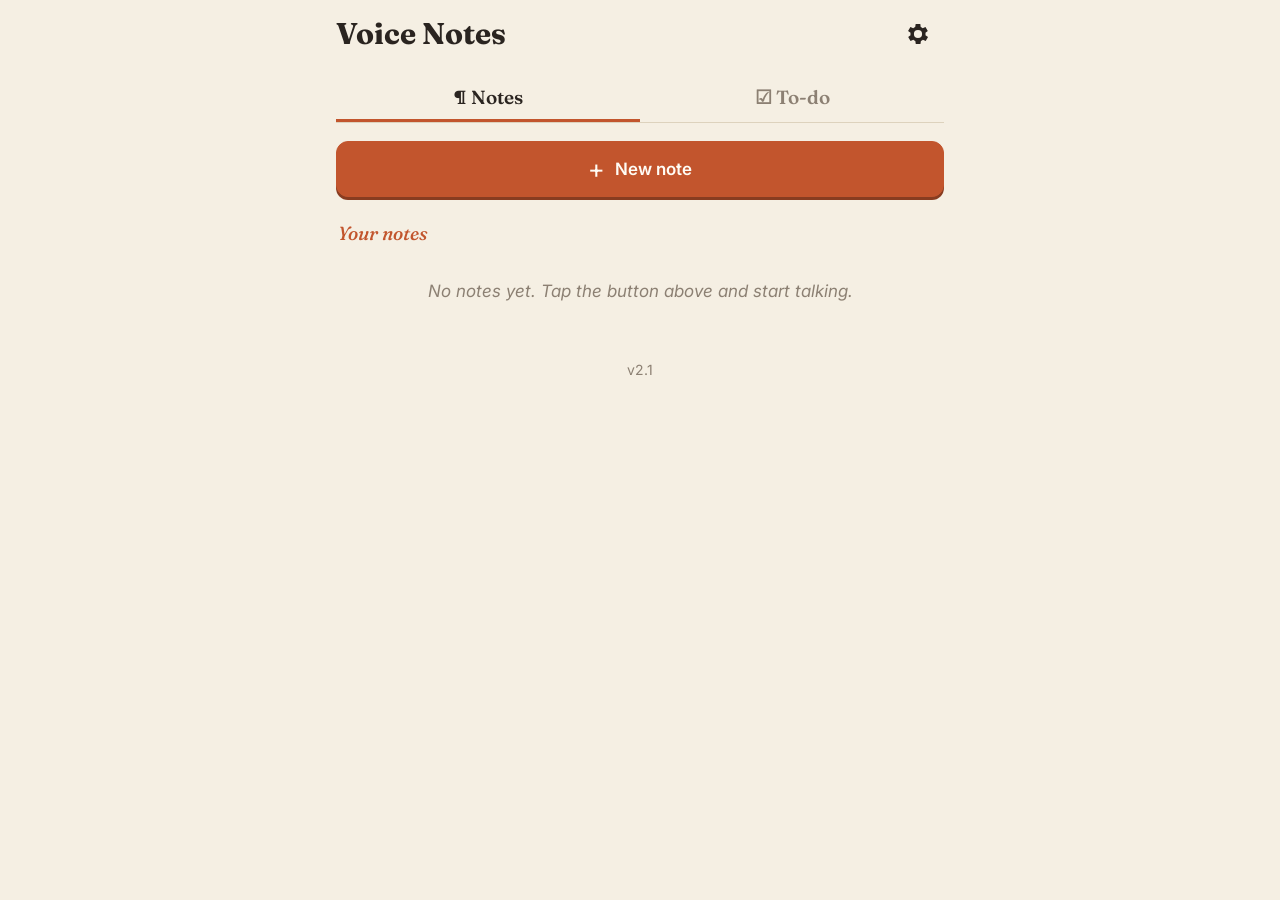
<file: index.html>
<!doctype html>
<html lang="en">
<head>
  <meta charset="utf-8">
  <meta name="viewport" content="width=device-width, initial-scale=1, viewport-fit=cover">
  <title>Voice Notes</title>
  <meta name="description" content="Quick voice notes and to-do lists.">
  <meta name="theme-color" content="#f5efe3">
  <link rel="manifest" href="manifest.webmanifest">
  <link rel="icon" href="icons/icon-192.png" type="image/png">
  <link rel="apple-touch-icon" href="icons/icon-192.png">
  <link rel="preconnect" href="https://fonts.googleapis.com">
  <link rel="preconnect" href="https://fonts.gstatic.com" crossorigin>
  <link rel="stylesheet" href="https://fonts.googleapis.com/css2?family=Fraunces:ital,opsz,wght@0,9..144,500;0,9..144,600;0,9..144,700;1,9..144,500&family=Inter:wght@400;600;800&display=swap">
  <link rel="stylesheet" href="style.css">
</head>
<body>
  <!-- Home: Notes / To-do tabs, each with a New button and a list -->
  <main id="home" class="view">
    <header class="topbar">
      <h1>Voice Notes</h1>
      <button id="open-settings" class="icon-btn" aria-label="Settings">
        <svg viewBox="0 0 24 24" aria-hidden="true"><path d="M19.4 13a7.6 7.6 0 0 0 0-2l2-1.6-2-3.4-2.4 1a7.4 7.4 0 0 0-1.7-1L15 3.5h-4l-.4 2.5a7.4 7.4 0 0 0-1.7 1l-2.4-1-2 3.4L6.6 11a7.6 7.6 0 0 0 0 2l-2 1.6 2 3.4 2.4-1a7.4 7.4 0 0 0 1.7 1l.4 2.5h4l.4-2.5a7.4 7.4 0 0 0 1.7-1l2.4 1 2-3.4zM13 15.5a3.5 3.5 0 1 1 0-7 3.5 3.5 0 0 1 0 7z" transform="translate(-1 0)"/></svg>
      </button>
    </header>

    <div class="segmented tabs" role="tablist" aria-label="Show">
      <button id="tab-note" class="seg" role="tab" aria-pressed="true">¶ Notes</button>
      <button id="tab-list" class="seg" role="tab" aria-pressed="false">☑ To-do</button>
    </div>

    <button id="new" class="btn primary wide new-btn"><span class="plus" aria-hidden="true">+</span><span id="new-label">New note</span></button>
    <p id="status" class="status" role="status" aria-live="polite"></p>

    <section>
      <h2 id="list-title" class="list-title">Your notes</h2>
      <ul id="list" class="list"></ul>
      <p id="empty" class="empty"></p>
    </section>

    <footer class="version">v<span class="app-version"></span></footer>
  </main>

  <!-- Recording a new note / to-do list, or adding to one -->
  <section id="rec" class="view" hidden>
    <header class="topbar">
      <button id="rec-back" class="icon-btn" aria-label="Stop and save">
        <svg viewBox="0 0 24 24" aria-hidden="true"><path d="M15.4 4.6 14 3.2 5.2 12l8.8 8.8 1.4-1.4L8 12z"/></svg>
      </button>
      <h1 id="rec-title" class="detail-date">New note</h1>
      <span class="icon-btn-spacer"></span>
    </header>

    <div id="rec-live" class="live-card"></div>

    <div class="rec-controls">
      <div class="recorder compact">
        <button id="record" class="record-btn" aria-label="Stop recording">
          <span class="record-icon" aria-hidden="true"></span>
        </button>
        <p id="record-label" class="record-label">0:00</p>
      </div>
      <button id="newline" class="btn primary newline-btn" hidden><span class="key" aria-hidden="true">↵</span>New line</button>
      <p id="rec-hint" class="rec-hint"></p>
    </div>
  </section>

  <!-- One note or to-do list: view, edit, copy, share, delete -->
  <section id="detail" class="view" hidden>
    <header class="topbar">
      <button id="back" class="icon-btn" aria-label="Back">
        <svg viewBox="0 0 24 24" aria-hidden="true"><path d="M15.4 4.6 14 3.2 5.2 12l8.8 8.8 1.4-1.4L8 12z"/></svg>
      </button>
      <h1 id="detail-date" class="detail-date"></h1>
      <span class="icon-btn-spacer"></span>
    </header>
    <input id="detail-title" class="title-input" type="text" placeholder="Add a title (optional)" maxlength="80"
      autocomplete="off" enterkeyhint="done" aria-label="Title">
    <p id="words-hint" class="hint"></p>
    <!-- Reading view: every word can be tapped to fix it -->
    <div id="detail-words" class="detail-text detail-words" aria-label="Text"></div>
    <!-- Full editing view, for bigger changes -->
    <textarea id="detail-text" class="detail-text" aria-label="Text" hidden></textarea>
    <div class="row-between">
      <p id="save-state" class="save-state"></p>
      <button id="edit-all" class="link-btn">✎ Edit all text</button>
    </div>
    <button id="continue" class="btn wide record-more"><span class="dot" aria-hidden="true"></span>Continue recording</button>
    <div class="actions">
      <button id="copy" class="btn primary">Copy</button>
      <button id="share" class="btn primary">Share</button>
    </div>
    <button id="delete" class="btn danger wide">Delete</button>
  </section>

  <!-- Settings -->
  <section id="settings" class="view" hidden>
    <header class="topbar">
      <button id="settings-back" class="icon-btn" aria-label="Back">
        <svg viewBox="0 0 24 24" aria-hidden="true"><path d="M15.4 4.6 14 3.2 5.2 12l8.8 8.8 1.4-1.4L8 12z"/></svg>
      </button>
      <h1>Settings</h1>
      <span class="icon-btn-spacer"></span>
    </header>

    <div class="card">
      <h2>Accent colour</h2>
      <div id="accents" class="accents" role="radiogroup" aria-label="Accent colour"></div>
      <p id="accent-name" class="accent-name"></p>
    </div>

    <div class="card">
      <h2>Backup &amp; restore</h2>
      <p>Backup creates one file with all your notes and lists. In the share menu, choose <strong>Drive</strong> to save it to Google Drive.</p>
      <button id="backup" class="btn primary wide">Back up</button>
      <p>To restore on a new phone, tap below and pick the backup file from Drive. Existing notes are kept.</p>
      <button id="restore" class="btn wide">Restore from backup</button>
      <input id="restore-file" type="file" accept=".txt,.json,text/plain,application/json" hidden>
    </div>

    <div class="card">
      <h2>Word fixes</h2>
      <p>Words the app corrects for you automatically when you record.</p>
      <ul id="fixes" class="fixes"></ul>
      <p id="fixes-empty" class="fixes-empty">None yet. When you tap a word to correct it, leave “Always fix” ticked and it’s fixed for you next time.</p>
      <p class="fixes-empty">If Google splits a name into two words, tap the first one and use “+ word after” to fix both together.</p>
      <button id="fixes-clear" class="btn danger wide" hidden>Remove all word fixes</button>
    </div>

    <p class="version">Voice Notes v<span class="app-version"></span></p>
  </section>

  <!-- Correct-a-word box (opens when you tap a word) -->
  <div id="fix-sheet" class="sheet-backdrop" hidden>
    <div class="sheet" role="dialog" aria-modal="true" aria-labelledby="fix-title">
      <h2 id="fix-title">Correct word</h2>
      <p class="sheet-was">Heard as: <strong id="fix-was"></strong></p>
      <!-- Google sometimes splits one word (often a name) into two: include the neighbours -->
      <div class="grow-row">
        <button id="fix-prev" class="chip">+ word before</button>
        <button id="fix-next" class="chip">+ word after</button>
      </div>
      <input id="fix-input" type="text" autocomplete="off" autocapitalize="off" spellcheck="true" enterkeyhint="done" aria-label="Correct word">
      <div id="fix-suggest" class="suggest" hidden></div>
      <label id="fix-always-row" class="always">
        <input id="fix-always" type="checkbox" checked>
        <span>Always fix “<span id="fix-always-word"></span>” from now on</span>
      </label>
      <div class="actions">
        <button id="fix-delete" class="btn danger">Delete word</button>
        <button id="fix-save" class="btn primary">Save</button>
      </div>
      <button id="fix-cancel" class="btn wide">Cancel</button>
    </div>
  </div>

  <div id="toast" class="toast" role="status" aria-live="polite" hidden></div>

  <script src="version.js"></script>
  <script src="db.js"></script>
  <script src="app.js"></script>
</body>
</html>
</file>
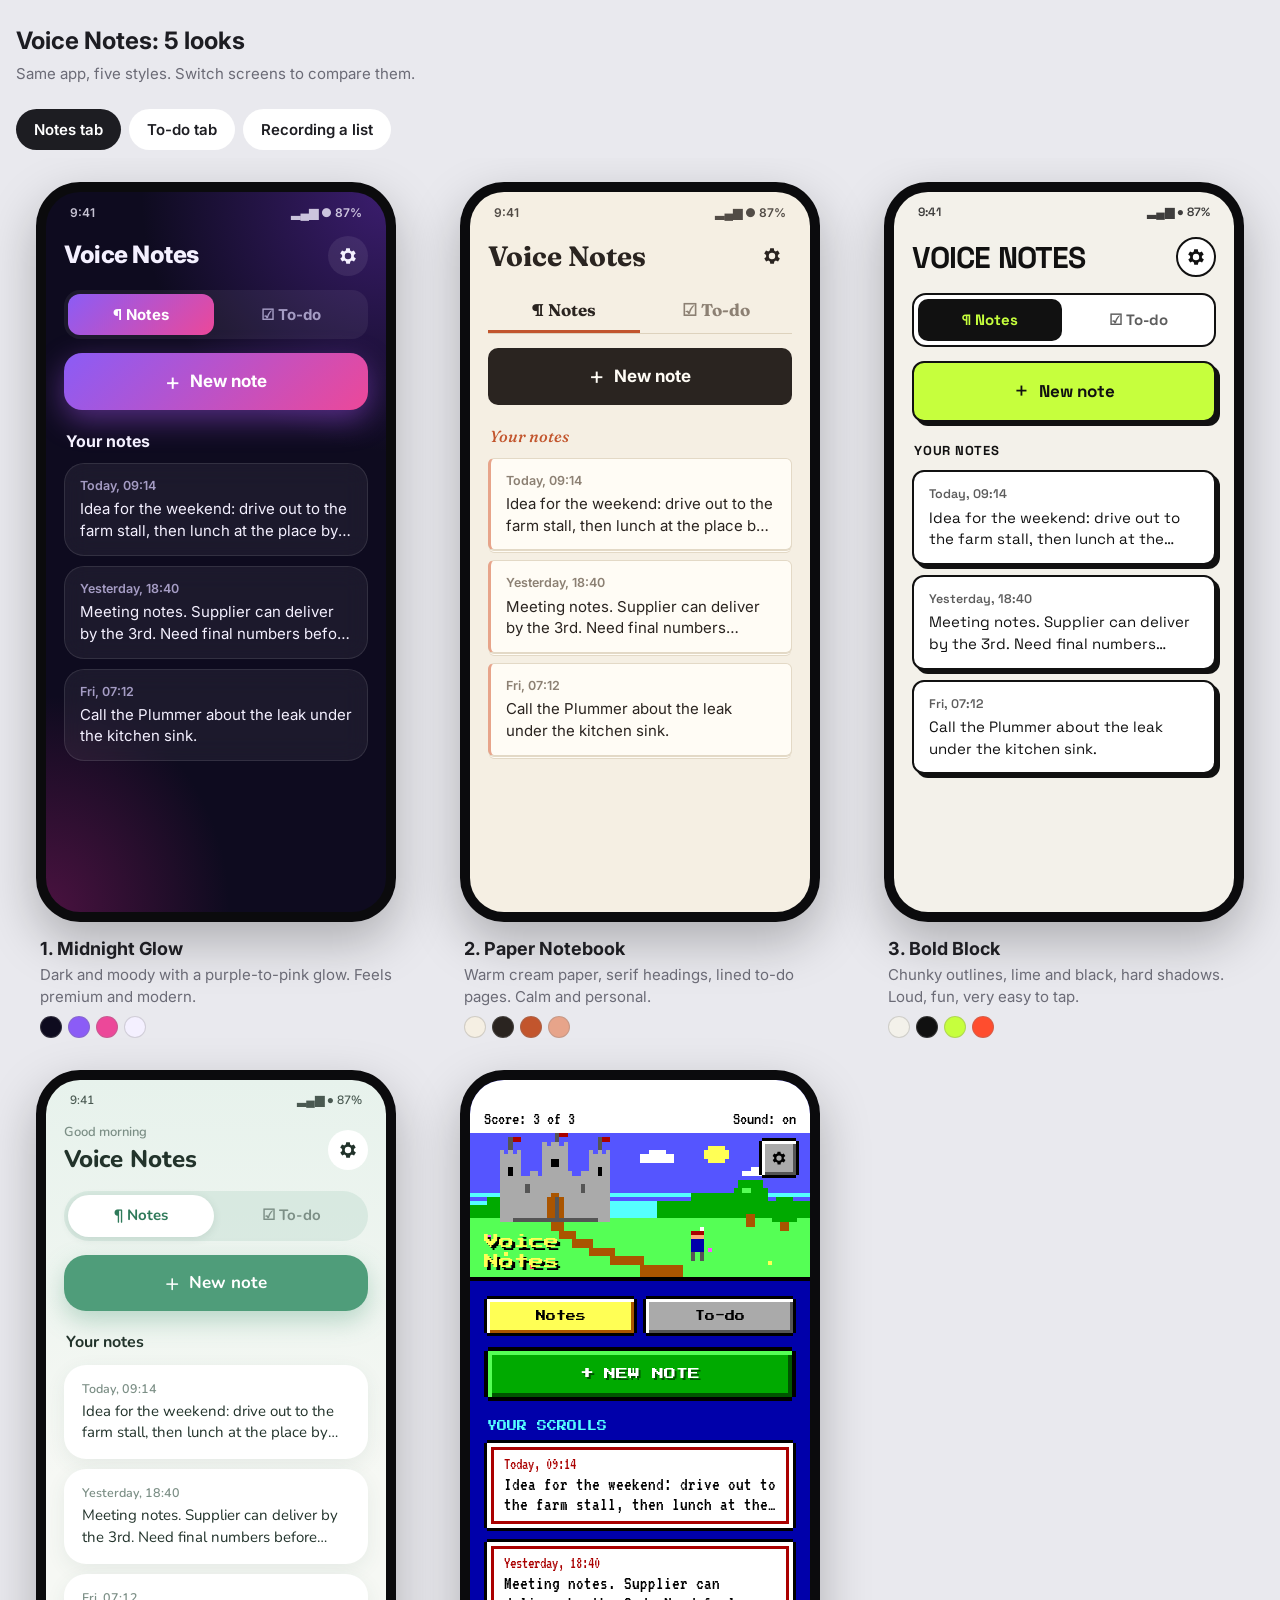
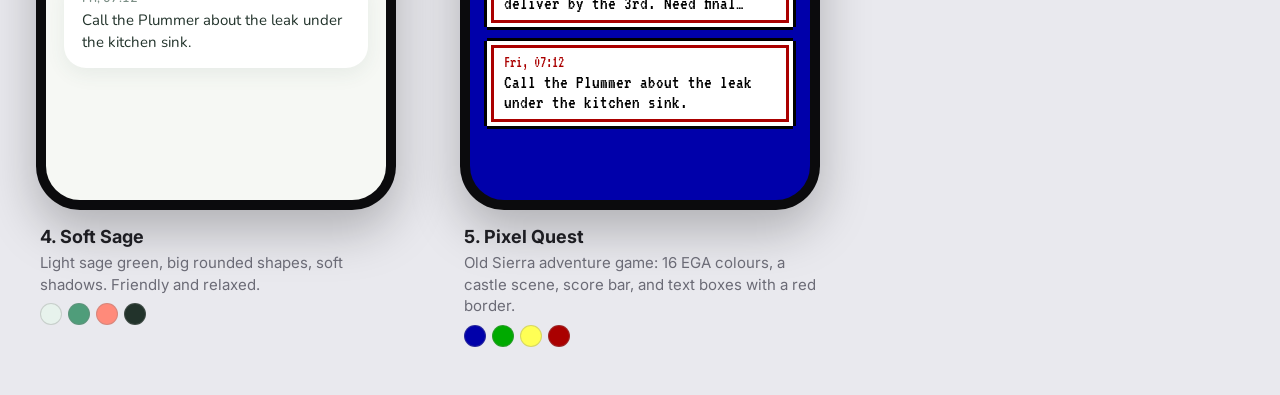
<file: mock/looks.html>
<!doctype html>
<html lang="en">
<head>
  <meta charset="utf-8">
  <meta name="viewport" content="width=device-width, initial-scale=1">
  <title>Look and Feel Options</title>
  <link rel="preconnect" href="https://fonts.googleapis.com">
  <link rel="preconnect" href="https://fonts.gstatic.com" crossorigin>
  <link href="https://fonts.googleapis.com/css2?family=Inter:wght@400;500;600;700;800&family=Fraunces:opsz,wght@9..144,500;9..144,700&family=Space+Grotesk:wght@400;500;700&family=Nunito:wght@400;600;700;800&family=Press+Start+2P&family=VT323&display=swap" rel="stylesheet">
  <style>
    /* ---------- The page around the phones ---------- */
    :root { --page: #e9e9ee; --page-text: #1d1d22; --page-muted: #6b6b76; --chip: #fff; --chip-on: #1d1d22; --chip-on-text: #fff; }
    @media (prefers-color-scheme: dark) {
      :root:not([data-theme="light"]) { --page: #141418; --page-text: #ececf1; --page-muted: #9a9aa6; --chip: #23232a; --chip-on: #ececf1; --chip-on-text: #141418; }
    }
    :root[data-theme="dark"] { --page: #141418; --page-text: #ececf1; --page-muted: #9a9aa6; --chip: #23232a; --chip-on: #ececf1; --chip-on-text: #141418; }
    * { box-sizing: border-box; }
    body { margin: 0; background: var(--page); color: var(--page-text); font: 15px/1.45 Inter, system-ui, sans-serif; }
    .page { max-width: 1640px; margin: 0 auto; padding: 24px 16px 48px; }
    .page h1 { font-size: 24px; margin: 0 0 4px; }
    .page > p { color: var(--page-muted); margin: 0 0 16px; }
    .switch { display: flex; flex-wrap: wrap; gap: 8px; margin-bottom: 24px; position: sticky; top: 0; padding: 8px 0; background: var(--page); z-index: 5; }
    .switch button {
      border: 0; border-radius: 999px; padding: 10px 18px; font: inherit; font-weight: 600;
      background: var(--chip); color: var(--page-text); cursor: pointer;
    }
    .switch button[aria-pressed="true"] { background: var(--chip-on); color: var(--chip-on-text); }
    .grid { display: grid; grid-template-columns: repeat(auto-fit, minmax(330px, 1fr)); gap: 32px 24px; justify-items: center; }
    .option { width: 100%; max-width: 360px; }
    .option h2 { font-size: 18px; margin: 14px 4px 2px; }
    .option p { color: var(--page-muted); margin: 0 4px 8px; }
    .swatches { display: flex; gap: 6px; margin: 0 4px; }
    .swatches span { width: 22px; height: 22px; border-radius: 50%; border: 1px solid rgb(127 127 127 / 0.3); }

    /* ---------- Phone frame ---------- */
    .phone {
      width: 100%; aspect-ratio: 360 / 740; border-radius: 44px; padding: 10px;
      background: #0b0b0d; box-shadow: 0 20px 50px rgb(0 0 0 / 0.25);
    }
    .screen {
      position: relative; height: 100%; border-radius: 34px; overflow: hidden;
      background: var(--bg); color: var(--text); font-family: var(--font);
      padding: 0 18px; display: flex; flex-direction: column;
    }
    .statusbar { display: flex; justify-content: space-between; font-size: 12px; font-weight: 600; padding: 12px 6px 4px; opacity: 0.8; }

    /* ---------- App pieces, styled per theme with variables ---------- */
    .top { display: flex; align-items: center; justify-content: space-between; padding: 10px 0 14px; }
    .top h1 { margin: 0; font-family: var(--head-font); font-size: var(--title-size, 24px); font-weight: var(--title-weight, 700); letter-spacing: var(--title-spacing, 0); }
    .top .sub { display: block; font-size: 13px; color: var(--muted); font-weight: 600; font-family: var(--font); }
    .gear { width: 40px; height: 40px; border-radius: 50%; display: grid; place-items: center; color: var(--text); background: var(--gear-bg, transparent); border: var(--gear-border, 0); }
    .gear svg { width: 22px; height: 22px; fill: currentColor; }
    .back { font-size: 22px; }
    .top.center h1 { font-size: 17px; text-align: center; flex: 1; }
    .top.center .spacer { width: 40px; }

    .tabs { display: grid; grid-template-columns: 1fr 1fr; gap: 4px; padding: 4px; margin-bottom: 14px;
      background: var(--tab-track); border-radius: var(--tab-radius); border: var(--tab-border, 0); }
    .tab { padding: 10px 0; text-align: center; font-weight: 700; border-radius: calc(var(--tab-radius) - 4px); color: var(--muted); }
    .tab.on { background: var(--tab-on); color: var(--tab-on-text); box-shadow: var(--tab-shadow, none); }

    .new { display: flex; align-items: center; justify-content: center; gap: 10px; padding: 16px; font-weight: 700; font-size: 17px;
      border-radius: var(--btn-radius); background: var(--new-bg); color: var(--new-text); border: var(--new-border, 0); box-shadow: var(--new-shadow, none); }
    .new .plus { font-size: 24px; line-height: 1; font-weight: 400; }

    .sec { font-family: var(--head-font); font-size: 16px; margin: 20px 2px 10px; font-weight: 700; color: var(--sec-color, var(--text)); }

    .card { background: var(--surface); border: var(--card-border); border-radius: var(--radius); padding: 13px 15px; margin-bottom: 10px; box-shadow: var(--card-shadow, none); }
    .date { font-size: 12.5px; color: var(--muted); margin-bottom: 3px; font-weight: 600; }
    .txt { display: -webkit-box; -webkit-line-clamp: 2; -webkit-box-orient: vertical; overflow: hidden; font-size: 15px; }
    .pv { display: block; font-size: 15px; white-space: nowrap; overflow: hidden; text-overflow: ellipsis; }
    .pv::before { content: ''; display: inline-block; width: 13px; height: 13px; border: 2px solid var(--muted); border-radius: var(--box-radius); margin-right: 8px; vertical-align: -1px; }
    .meta { font-size: 12.5px; color: var(--muted); margin-top: 5px; font-weight: 600; }

    /* Recording screen */
    .live { flex: 1; background: var(--surface); border: var(--card-border); border-radius: var(--radius); padding: 4px 14px; box-shadow: var(--card-shadow, none); min-height: 0; }
    .todo { display: flex; align-items: center; gap: 12px; padding: 12px 0; border-bottom: 1px solid var(--line); font-size: 16px; }
    .todo:last-child { border-bottom-color: transparent; }
    .box { flex: none; width: 22px; height: 22px; border: 2px solid var(--muted); border-radius: var(--box-radius); }
    .todo.current { border-bottom: 2px solid var(--accent); }
    .todo.current .t::after { content: ''; display: inline-block; width: 2px; height: 1.05em; margin-left: 2px; background: var(--accent); vertical-align: text-bottom; animation: blink 1s steps(1) infinite; }
    @keyframes blink { 50% { opacity: 0; } }
    .controls { text-align: center; padding: 14px 0 20px; }
    .rec { width: 84px; height: 84px; margin: 0 auto; display: grid; place-items: center;
      border-radius: var(--rec-radius, 50%); background: var(--rec-bg); border: var(--rec-border, 0); box-shadow: var(--rec-shadow); }
    .rec i { width: 28px; height: 28px; border-radius: 7px; background: var(--rec-icon, #fff); }
    .timer { font-weight: 700; margin: 8px 0 12px; font-variant-numeric: tabular-nums; font-size: 17px; }
    .nl { display: flex; align-items: center; justify-content: center; gap: 10px; padding: 18px; font-size: 18px; font-weight: 700;
      border-radius: var(--btn-radius); background: var(--nl-bg, var(--new-bg)); color: var(--nl-text, var(--new-text)); border: var(--new-border, 0); box-shadow: var(--new-shadow, none); }
    .hint { font-size: 12.5px; color: var(--muted); margin-top: 10px; }

    /* ---------- 1. Midnight Glow ---------- */
    .t-glow {
      --bg: radial-gradient(120% 60% at 100% 0%, #3b1d6e 0%, transparent 60%), radial-gradient(90% 50% at 0% 100%, #4a1240 0%, transparent 60%), #0e0b1f;
      --surface: rgb(255 255 255 / 0.06); --text: #f4f0ff; --muted: #a59cc4; --line: rgb(255 255 255 / 0.08);
      --accent: #c084fc; --font: Inter, sans-serif; --head-font: Inter, sans-serif; --title-weight: 800; --title-spacing: -0.02em;
      --radius: 20px; --card-border: 1px solid rgb(255 255 255 / 0.1); --btn-radius: 18px; --box-radius: 7px;
      --tab-track: rgb(255 255 255 / 0.06); --tab-radius: 16px; --tab-on: linear-gradient(135deg, #8b5cf6, #ec4899); --tab-on-text: #fff;
      --new-bg: linear-gradient(135deg, #8b5cf6, #ec4899); --new-text: #fff; --new-shadow: 0 10px 30px rgb(168 85 247 / 0.45);
      --nl-bg: rgb(255 255 255 / 0.1); --nl-text: #fff;
      --rec-bg: linear-gradient(135deg, #f43f5e, #ec4899); --rec-shadow: 0 0 0 10px rgb(236 72 153 / 0.18), 0 0 40px rgb(236 72 153 / 0.55);
      --gear-bg: rgb(255 255 255 / 0.08);
    }
    .t-glow .card, .t-glow .live { backdrop-filter: blur(12px); }

    /* ---------- 2. Paper Notebook ---------- */
    .t-paper {
      --bg: #f5efe3; --surface: #fffcf5; --text: #2a2420; --muted: #8c8073; --line: #e8dfcd;
      --accent: #c2552d; --font: Inter, sans-serif; --head-font: Fraunces, Georgia, serif; --title-size: 28px; --title-weight: 700;
      --radius: 6px; --card-border: 1px solid #e3d9c6; --card-shadow: 0 1px 0 #e3d9c6, 0 3px 0 -1px #fffcf5, 0 4px 0 -1px #e3d9c6;
      --btn-radius: 10px; --box-radius: 3px;
      --tab-track: transparent; --tab-radius: 0px; --tab-on: transparent; --tab-on-text: #2a2420;
      --new-bg: #2a2420; --new-text: #fffcf5;
      --nl-bg: #c2552d; --nl-text: #fffcf5;
      --rec-bg: #c2552d; --rec-border: 4px solid #fffcf5; --rec-shadow: 0 0 0 2px #2a2420; --rec-icon: #fffcf5;
      --sec-color: #c2552d;
    }
    .t-paper .tabs { border-bottom: 1px solid #ddd2bd; padding: 0; gap: 0; }
    .t-paper .tab { border-radius: 0; font-family: Fraunces, Georgia, serif; font-size: 17px; padding: 8px 0 10px; }
    .t-paper .tab.on { box-shadow: inset 0 -3px 0 #c2552d; }
    .t-paper .card { border-left: 3px solid #e7a48a; }
    .t-paper .live { background: repeating-linear-gradient(#fffcf5 0 47px, #e8dfcd 47px 48px); border-left: 3px solid #e7a48a; }
    .t-paper .todo { border-bottom-color: transparent; height: 48px; padding: 0; }
    .t-paper .sec { font-style: italic; font-weight: 500; }

    /* ---------- 3. Bold Block ---------- */
    .t-bold {
      --bg: #f3f1ea; --surface: #fff; --text: #111; --muted: #5d5d5d; --line: #111;
      --accent: #111; --font: "Space Grotesk", sans-serif; --head-font: "Space Grotesk", sans-serif; --title-size: 30px; --title-weight: 700; --title-spacing: -0.03em;
      --radius: 12px; --card-border: 2.5px solid #111; --card-shadow: 4px 4px 0 #111; --btn-radius: 12px; --box-radius: 4px;
      --tab-track: #fff; --tab-radius: 14px; --tab-border: 2.5px solid #111; --tab-on: #111; --tab-on-text: #c6ff3d;
      --new-bg: #c6ff3d; --new-text: #111; --new-border: 2.5px solid #111; --new-shadow: 4px 4px 0 #111;
      --rec-bg: #ff4d2e; --rec-radius: 22px; --rec-border: 2.5px solid #111; --rec-shadow: 4px 4px 0 #111;
      --gear-border: 2.5px solid #111; --gear-bg: #fff;
    }
    .t-bold .top h1 { text-transform: uppercase; }
    .t-bold .sec { text-transform: uppercase; letter-spacing: 0.06em; font-size: 13px; }
    .t-bold .box { border-color: #111; border-width: 2.5px; }
    .t-bold .pv::before { border-color: #111; }
    .t-bold .todo { border-bottom-width: 1.5px; }
    .t-bold .todo.current { background: #c6ff3d; margin: 0 -14px; padding: 12px 14px; border-bottom: 1.5px solid #111; }

    /* ---------- 4. Soft Sage ---------- */
    .t-soft {
      --bg: linear-gradient(180deg, #e7f2ec 0%, #f6f8f4 55%); --surface: #fff; --text: #22332b; --muted: #7c8f86; --line: #edf2ef;
      --accent: #4f9d7a; --font: Nunito, sans-serif; --head-font: Nunito, sans-serif; --title-weight: 800;
      --radius: 22px; --card-border: 0; --card-shadow: 0 6px 20px rgb(52 92 74 / 0.08); --btn-radius: 22px; --box-radius: 50%;
      --tab-track: rgb(79 157 122 / 0.12); --tab-radius: 999px; --tab-on: #fff; --tab-on-text: #2f7a5a; --tab-shadow: 0 2px 8px rgb(52 92 74 / 0.12);
      --new-bg: #4f9d7a; --new-text: #fff; --new-shadow: 0 10px 24px rgb(79 157 122 / 0.35);
      --rec-bg: #ff8a7a; --rec-shadow: 0 0 0 12px rgb(255 138 122 / 0.18);
      --gear-bg: #fff;
    }
    .t-soft .card { padding: 15px 18px; }
    .t-soft .box { border-color: #b9cfc4; }

    /* ---------- 5. Pixel Quest (16-colour EGA, Sierra adventure game) ---------- */
    .t-pixel {
      --bg: #0000aa; --surface: #fff; --text: #fff; --muted: #555; --line: #aaa;
      --accent: #aa0000; --font: VT323, monospace; --head-font: "Press Start 2P", monospace;
      --radius: 0; --box-radius: 0; --btn-radius: 0; --tab-radius: 0;
      --card-border: 0; --card-shadow: inset 0 0 0 4px #fff, inset 0 0 0 7px #aa0000, 0 -3px #000, 0 3px #000, -3px 0 #000, 3px 0 #000;
      --tab-track: transparent; --tab-on: #ffff55; --tab-on-text: #000;
      --new-bg: #00aa00; --new-text: #fff;
      --new-shadow: inset 4px 4px #55ff55, inset -4px -4px #005500, 0 -4px #000, 0 4px #000, -4px 0 #000, 4px 0 #000;
      --rec-bg: #aa0000; --rec-radius: 0;
      --rec-shadow: inset 6px 6px #ff5555, inset -6px -6px #550000, 0 -4px #000, 0 4px #000, -4px 0 #000, 4px 0 #000;
      --rec-icon: #ffff55;
      padding: 0 14px; image-rendering: pixelated;
      font-size: 20px; -webkit-font-smoothing: none;
    }
    .t-pixel .sierra {
      margin: 0 -14px; background: #fff; color: #000; font: 18px/1 VT323, monospace;
      display: flex; justify-content: space-between; padding: 30px 14px 5px; /* top padding clears the phone's camera */
    }
    .t-pixel .scene { display: block; width: calc(100% + 28px); margin: 0 -14px; height: auto; shape-rendering: crispEdges; border-bottom: 4px solid #000; }
    .t-pixel .scene-wrap { position: relative; }
    .t-pixel .scene-title {
      position: absolute; left: 0; bottom: 10px; margin: 0;
      font: 15px/1.3 "Press Start 2P", monospace; color: #ffff55; text-shadow: 3px 3px #000;
    }
    .t-pixel .scene-gear {
      position: absolute; right: 0; top: 8px; width: 34px; height: 34px; display: grid; place-items: center;
      background: #aaa; color: #000; box-shadow: inset 3px 3px #fff, inset -3px -3px #555, 0 -3px #000, 0 3px #000, -3px 0 #000, 3px 0 #000;
    }
    .t-pixel .scene-gear svg { width: 18px; height: 18px; fill: currentColor; }
    .t-pixel .tabs { margin: 18px 3px 18px; gap: 12px; padding: 0; }
    .t-pixel .tab {
      font: 10px/1 "Press Start 2P", monospace; padding: 12px 0; background: #aaa; color: #000;
      box-shadow: inset 3px 3px #fff, inset -3px -3px #555, 0 -3px #000, 0 3px #000, -3px 0 #000, 3px 0 #000;
    }
    .t-pixel .tab.on { background: #ffff55; box-shadow: inset 3px 3px #fff, inset -3px -3px #aa5500, 0 -3px #000, 0 3px #000, -3px 0 #000, 3px 0 #000; }
    .t-pixel .new { font: 12px/1 "Press Start 2P", monospace; padding: 16px; margin: 0 4px; text-shadow: 2px 2px #005500; }
    .t-pixel .new .plus { font-size: 14px; }
    .t-pixel .sec { font: 10px/1 "Press Start 2P", monospace; color: #55ffff; margin: 24px 3px 12px; }
    .t-pixel .card { color: #000; padding: 13px 17px; margin: 0 3px 14px; }
    .t-pixel .date { font: 16px/1 VT323, monospace; color: #aa0000; }
    .t-pixel .txt, .t-pixel .pv { font-size: 19px; line-height: 1.05; }
    .t-pixel .pv::before, .t-pixel .box { border: 0; background: #fff; box-shadow: inset 0 0 0 2px #000; width: 14px; height: 14px; }
    .t-pixel .pv::before { vertical-align: 0; }
    .t-pixel .meta { font: 16px/1 VT323, monospace; color: #555; }
    .t-pixel .top.center { padding: 14px 0 16px; }
    .t-pixel .top.center h1 { font: 11px/1 "Press Start 2P", monospace; color: #ffff55; text-shadow: 2px 2px #000; }
    .t-pixel .back { font: 14px/1 "Press Start 2P", monospace; width: 34px; height: 34px; background: #aaa; color: #000; border-radius: 0;
      box-shadow: inset 3px 3px #fff, inset -3px -3px #555, 0 -3px #000, 0 3px #000, -3px 0 #000, 3px 0 #000; }
    .t-pixel .live { color: #000; margin: 0 3px; padding: 10px 18px; }
    .t-pixel .todo { font-size: 21px; padding: 9px 0; border-bottom: 2px dotted #aaa; }
    .t-pixel .todo .box { width: 18px; height: 18px; box-shadow: inset 0 0 0 3px #000; }
    .t-pixel .todo.current { border-bottom: 2px dotted #aa0000; }
    .t-pixel .todo.current .t::before { content: '>'; margin-right: 6px; color: #aa0000; }
    .t-pixel .todo.current .t::after { width: 10px; height: 3px; background: #000; vertical-align: baseline; }
    .t-pixel .rec { width: 76px; height: 76px; }
    .t-pixel .rec i { width: 24px; height: 24px; border-radius: 0; box-shadow: 3px 3px #550000; }
    .t-pixel .timer { font: 13px/1 "Press Start 2P", monospace; color: #ffff55; margin: 16px 0 16px; }
    .t-pixel .nl { font: 12px/1 "Press Start 2P", monospace; padding: 18px; margin: 0 4px; text-shadow: 2px 2px #005500; }
    .t-pixel .hint { color: #55ffff; font-size: 18px; }
  </style>
</head>
<body>
  <div class="page">
    <h1>Voice Notes: 5 looks</h1>
    <p>Same app, five styles. Switch screens to compare them.</p>
    <div class="switch" role="group" aria-label="Screen">
      <button data-screen="notes" aria-pressed="true">Notes tab</button>
      <button data-screen="todo" aria-pressed="false">To-do tab</button>
      <button data-screen="rec" aria-pressed="false">Recording a list</button>
    </div>
    <div id="grid" class="grid"></div>
  </div>

  <script>
    const themes = [
      { cls: 't-glow', name: '1. Midnight Glow', blurb: 'Dark and moody with a purple-to-pink glow. Feels premium and modern.', sw: ['#0e0b1f', '#8b5cf6', '#ec4899', '#f4f0ff'] },
      { cls: 't-paper', name: '2. Paper Notebook', blurb: 'Warm cream paper, serif headings, lined to-do pages. Calm and personal.', sw: ['#f5efe3', '#2a2420', '#c2552d', '#e7a48a'] },
      { cls: 't-bold', name: '3. Bold Block', blurb: 'Chunky outlines, lime and black, hard shadows. Loud, fun, very easy to tap.', sw: ['#f3f1ea', '#111111', '#c6ff3d', '#ff4d2e'] },
      { cls: 't-soft', name: '4. Soft Sage', blurb: 'Light sage green, big rounded shapes, soft shadows. Friendly and relaxed.', sw: ['#e7f2ec', '#4f9d7a', '#ff8a7a', '#22332b'] },
      { cls: 't-pixel', name: '5. Pixel Quest', blurb: 'Old Sierra adventure game: 16 EGA colours, a castle scene, score bar, and text boxes with a red border.', sw: ['#0000aa', '#00aa00', '#ffff55', '#aa0000'] },
    ];

    // Pixel castle scene for the Pixel Quest look (80 x 34 "pixels", drawn with plain rectangles).
    const R = (x, y, w, h, c) => `<rect x="${x}" y="${y}" width="${w}" height="${h}" fill="${c}"/>`;
    const scene = `<svg class="scene" viewBox="0 0 80 34" aria-hidden="true">
      ${R(0, 0, 80, 20, '#5555ff')}
      ${R(0, 14, 80, 1, '#55ffff')}${R(0, 16, 80, 1, '#55ffff')}${R(0, 17, 80, 3, '#55ffff')}
      ${R(56, 3, 4, 4, '#ffff55')}${R(55, 4, 6, 2, '#ffff55')}
      ${R(40, 5, 8, 2, '#fff')}${R(42, 4, 4, 1, '#fff')}${R(64, 9, 7, 1, '#fff')}${R(66, 8, 3, 1, '#fff')}
      ${R(0, 17, 14, 4, '#00aa00')}${R(4, 15, 8, 2, '#00aa00')}${R(44, 16, 36, 5, '#00aa00')}${R(52, 14, 16, 2, '#00aa00')}
      ${R(0, 20, 80, 14, '#55ff55')}
      ${R(10, 10, 20, 11, '#aaaaaa')}
      ${R(10, 9, 2, 1, '#aaaaaa')}${R(14, 9, 2, 1, '#aaaaaa')}${R(18, 9, 2, 1, '#aaaaaa')}${R(22, 9, 2, 1, '#aaaaaa')}${R(26, 9, 2, 1, '#aaaaaa')}
      ${R(7, 5, 5, 16, '#aaaaaa')}${R(28, 5, 5, 16, '#aaaaaa')}${R(17, 3, 6, 18, '#aaaaaa')}
      ${R(7, 4, 1, 1, '#aaaaaa')}${R(9, 4, 1, 1, '#aaaaaa')}${R(11, 4, 1, 1, '#aaaaaa')}
      ${R(28, 4, 1, 1, '#aaaaaa')}${R(30, 4, 1, 1, '#aaaaaa')}${R(32, 4, 1, 1, '#aaaaaa')}
      ${R(17, 2, 1, 1, '#aaaaaa')}${R(19, 2, 2, 1, '#aaaaaa')}${R(22, 2, 1, 1, '#aaaaaa')}
      ${R(20, 0, 1, 2, '#555555')}${R(21, 0, 2, 1, '#aa0000')}
      ${R(9, 1, 1, 3, '#555555')}${R(10, 1, 2, 1, '#aa0000')}${R(30, 1, 1, 3, '#555555')}${R(31, 1, 2, 1, '#aa0000')}
      ${R(9, 8, 1, 2, '#000')}${R(30, 8, 1, 2, '#000')}${R(19, 6, 2, 2, '#000')}${R(13, 12, 1, 2, '#555555')}${R(26, 12, 1, 2, '#555555')}
      ${R(18, 15, 4, 6, '#aa5500')}${R(19, 14, 2, 1, '#aa5500')}${R(20, 15, 1, 6, '#555555')}
      ${R(10, 20, 20, 1, '#555555')}
      ${R(19, 21, 3, 2, '#aa5500')}${R(21, 23, 4, 2, '#aa5500')}${R(24, 25, 5, 2, '#aa5500')}${R(28, 27, 6, 2, '#aa5500')}${R(33, 29, 8, 2, '#aa5500')}${R(40, 31, 10, 3, '#aa5500')}
      ${R(62, 13, 8, 6, '#00aa00')}${R(63, 11, 6, 2, '#00aa00')}${R(65, 19, 2, 3, '#aa5500')}${R(64, 13, 2, 1, '#55ff55')}
      ${R(71, 16, 6, 5, '#00aa00')}${R(72, 15, 4, 1, '#00aa00')}${R(73, 21, 2, 2, '#aa5500')}
      ${R(4, 24, 1, 1, '#ff55ff')}${R(8, 28, 1, 1, '#ffff55')}${R(56, 27, 1, 1, '#ff55ff')}${R(70, 30, 1, 1, '#ffff55')}${R(14, 31, 1, 1, '#ff5555')}
      ${R(52, 23, 3, 1, '#aa0000')}${R(54, 22, 1, 1, '#fff')}${R(52, 24, 3, 1, '#ffaa77')}${R(52, 25, 3, 3, '#0000aa')}${R(52, 28, 1, 2, '#555555')}${R(54, 28, 1, 2, '#555555')}
    </svg>`;

    const gear = '<svg viewBox="0 0 24 24" aria-hidden="true"><path d="M19.4 13a7.6 7.6 0 0 0 0-2l2-1.6-2-3.4-2.4 1a7.4 7.4 0 0 0-1.7-1L15 3.5h-4l-.4 2.5a7.4 7.4 0 0 0-1.7 1l-2.4-1-2 3.4L6.6 11a7.6 7.6 0 0 0 0 2l-2 1.6 2 3.4 2.4-1a7.4 7.4 0 0 0 1.7 1l.4 2.5h4l.4-2.5a7.4 7.4 0 0 0 1.7-1l2.4 1 2-3.4zM13 15.5a3.5 3.5 0 1 1 0-7 3.5 3.5 0 0 1 0 7z" transform="translate(-1 0)"/></svg>';
    const status = '<div class="statusbar"><span>9:41</span><span>▂▄▆ ● 87%</span></div>';

    function home(t, tab) {
      const notes = tab === 'notes';
      const sub = t.cls === 't-soft' ? '<span class="sub">Good morning</span>' : '';
      const items = notes
        ? `<div class="card"><div class="date">Today, 09:14</div><div class="txt">Idea for the weekend: drive out to the farm stall, then lunch at the place by the river.</div></div>
           <div class="card"><div class="date">Yesterday, 18:40</div><div class="txt">Meeting notes. Supplier can deliver by the 3rd. Need final numbers before Thursday.</div></div>
           <div class="card"><div class="date">Fri, 07:12</div><div class="txt">Call the Plummer about the leak under the kitchen sink.</div></div>`
        : `<div class="card"><div class="date">Today, 07:55</div><span class="pv">Collect the dry cleaning</span><span class="pv">Pay the electricity bill</span><span class="pv">Get a birthday card for Mom</span><div class="meta">3 items</div></div>
           <div class="card"><div class="date">Mon, 12:02</div><span class="pv">Book the car service</span><span class="pv">Renew the licence disc</span><div class="meta">2 items</div></div>`;
      if (t.cls === 't-pixel') {
        return `<div class="sierra"><span>Score: ${notes ? '3 of 3' : '1 of 5'}</span><span>Sound: on</span></div>
          <div class="scene-wrap">${scene}<h1 class="scene-title">Voice<br>Notes</h1><span class="scene-gear">${gear}</span></div>
          <div class="tabs"><div class="tab ${notes ? 'on' : ''}">Notes</div><div class="tab ${notes ? '' : 'on'}">To-do</div></div>
          <div class="new"><span class="plus">+</span>${notes ? 'NEW NOTE' : 'NEW LIST'}</div>
          <div class="sec">${notes ? 'YOUR SCROLLS' : 'YOUR QUESTS'}</div>
          ${items}`;
      }
      return `${status}
        <div class="top"><h1>${sub}Voice Notes</h1><span class="gear">${gear}</span></div>
        <div class="tabs"><div class="tab ${notes ? 'on' : ''}">¶ Notes</div><div class="tab ${notes ? '' : 'on'}">☑ To-do</div></div>
        <div class="new"><span class="plus">+</span>${notes ? 'New note' : 'New to-do list'}</div>
        <div class="sec">${notes ? 'Your notes' : 'Your to-do lists'}</div>
        ${items}`;
    }

    function recording(t) {
      const pixel = t.cls === 't-pixel';
      return `${pixel ? '<div class="sierra"><span>Score: 2 of 3</span><span>Sound: on</span></div>' : status}
        <div class="top center"><span class="gear back">${pixel ? '&lt;' : '‹'}</span><h1>${pixel ? 'NEW QUEST' : 'New to-do list'}</h1><span class="spacer"></span></div>
        <div class="live">
          <div class="todo"><span class="box"></span><span class="t">Pick up the kids at three</span></div>
          <div class="todo"><span class="box"></span><span class="t">Get a birthday card for Mom</span></div>
          <div class="todo current"><span class="box"></span><span class="t">Renew the car</span></div>
        </div>
        <div class="controls">
          <div class="rec"><i></i></div>
          <div class="timer">0:14</div>
          <div class="nl"><span>↵</span>${pixel ? 'NEW LINE' : 'New line'}</div>
          <div class="hint">${pixel ? 'Speak an item, press NEW LINE, speak the next.' : 'Say an item, tap New line, say the next one.'}</div>
        </div>`;
    }

    function render(screen) {
      document.getElementById('grid').innerHTML = themes.map(t => `
        <section class="option">
          <div class="phone"><div class="screen ${t.cls}">${screen === 'rec' ? recording(t) : home(t, screen)}</div></div>
          <h2>${t.name}</h2>
          <p>${t.blurb}</p>
          <div class="swatches">${t.sw.map(c => `<span style="background:${c}"></span>`).join('')}</div>
        </section>`).join('');
    }

    for (const b of document.querySelectorAll('.switch button')) {
      b.onclick = () => {
        for (const x of document.querySelectorAll('.switch button')) x.setAttribute('aria-pressed', x === b);
        render(b.dataset.screen);
      };
    }
    render('notes');
  </script>
</body>
</html>
</file>
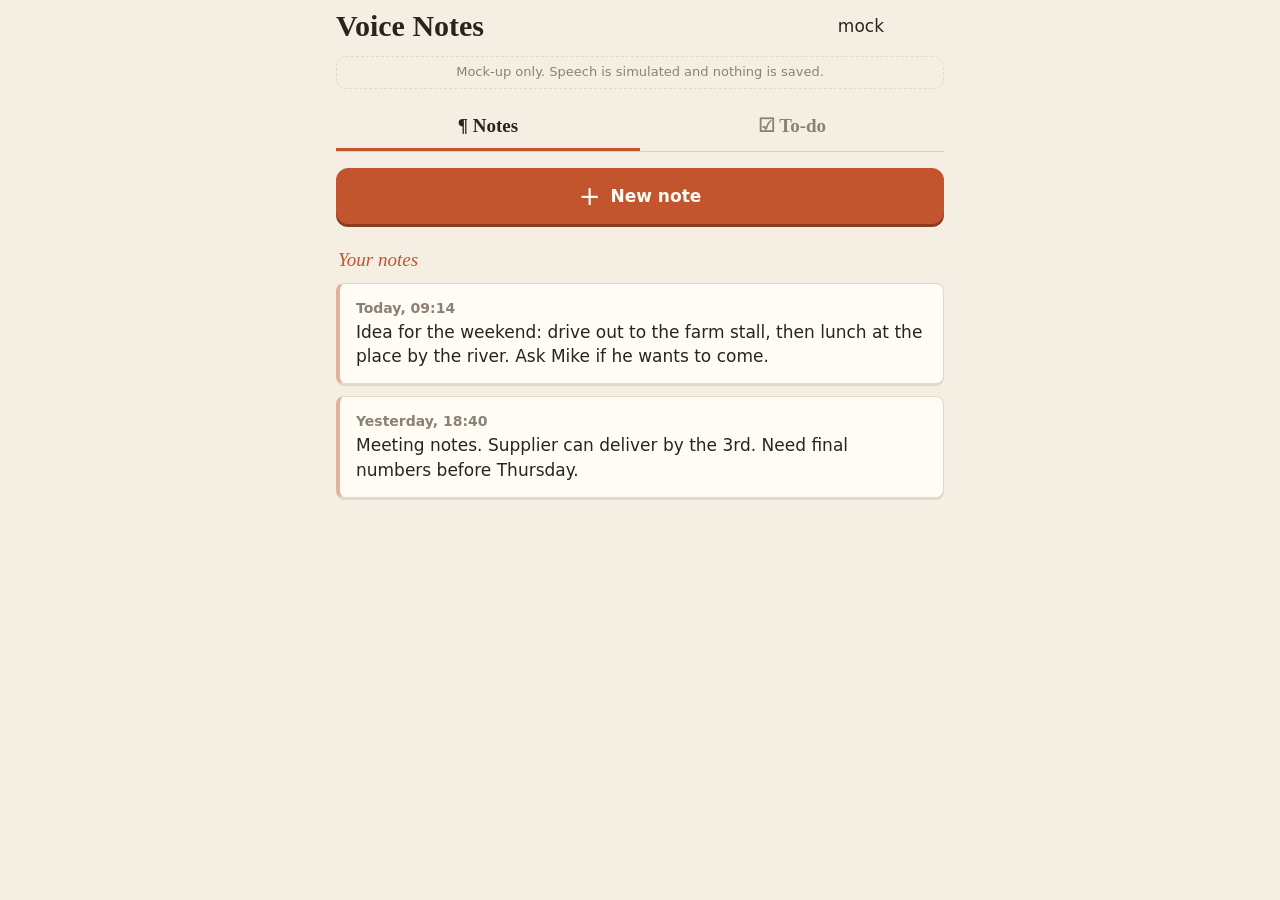
<file: mock/tabs.html>
<!doctype html>
<html lang="en">
<head>
  <meta charset="utf-8">
  <meta name="viewport" content="width=device-width, initial-scale=1, viewport-fit=cover">
  <title>Voice Notes (mock)</title>
  <meta name="theme-color" content="#121317">
  <link rel="stylesheet" href="../style.css">
  <style>
    /* Mock-only additions on top of the real app's style.css */
    .mock-banner {
      font-size: 13px; color: var(--muted); text-align: center;
      border: 1px dashed var(--border); border-radius: 10px; padding: 6px 10px; margin: 4px 0 12px;
    }
    .tabs { margin: 4px 0 16px; }
    .new-btn { display: flex; align-items: center; justify-content: center; gap: 10px; margin-bottom: 8px; }
    .new-btn .plus { font-size: 26px; font-weight: 400; line-height: 1; }
    .item-meta { display: block; font-size: 14px; color: var(--muted); margin-top: 4px; }
    .preview-todo { display: block; color: var(--text); }
    .preview-todo::before { content: '☐ '; color: var(--muted); }
    .preview-todo.done { color: var(--muted); text-decoration: line-through; }
    .preview-todo.done::before { content: '☑ '; }

    /* Recording screen */
    .live-card {
      background: var(--surface); border: 1px solid var(--border); border-radius: var(--radius);
      padding: 6px 12px; min-height: 40dvh; margin-bottom: 8px;
    }
    .live-card.note { padding: 14px; white-space: pre-wrap; font-size: 18px; }
    .live-card .placeholder { color: var(--muted); padding: 10px 2px; }
    .todo.current { border-bottom-color: var(--accent); }
    .todo.current .todo-text::after {
      content: ''; display: inline-block; width: 2px; height: 1.1em; margin-left: 2px;
      background: var(--accent); vertical-align: text-bottom; animation: blink 1s steps(1) infinite;
    }
    .todo.current .todo-text:empty::before { content: 'Listening…'; color: var(--muted); }
    @keyframes blink { 50% { opacity: 0; } }
    .rec-controls { position: sticky; bottom: 0; background: var(--bg); padding: 8px 0 calc(12px + env(safe-area-inset-bottom)); }
    .newline-btn {
      width: 100%; min-height: 72px; font-size: 20px; margin-top: 4px;
      display: flex; align-items: center; justify-content: center; gap: 12px;
    }
    .newline-btn .key { font-size: 26px; }
    .rec-hint { color: var(--muted); font-size: 14px; text-align: center; margin: 8px 0 0; }
  </style>
</head>
<body>
  <!-- Home: Notes / To-do tabs -->
  <main id="home" class="view">
    <header class="topbar">
      <h1>Voice Notes</h1>
      <span class="version-tag">mock</span>
      <span class="icon-btn-spacer"></span>
    </header>
    <p class="mock-banner">Mock-up only. Speech is simulated and nothing is saved.</p>

    <div class="segmented tabs" role="tablist" aria-label="Type">
      <button id="tab-note" class="seg" role="tab" aria-pressed="true">¶ Notes</button>
      <button id="tab-todo" class="seg" role="tab" aria-pressed="false">☑ To-do</button>
    </div>

    <section id="panel-note">
      <button id="new-note" class="btn primary wide new-btn"><span class="plus">+</span>New note</button>
      <h2 class="list-title">Your notes</h2>
      <ul id="list-note" class="list"></ul>
    </section>

    <section id="panel-todo" hidden>
      <button id="new-todo" class="btn primary wide new-btn"><span class="plus">+</span>New to-do list</button>
      <h2 class="list-title">Your to-do lists</h2>
      <ul id="list-todo" class="list"></ul>
    </section>
  </main>

  <!-- Recording a new note or to-do list -->
  <section id="rec" class="view" hidden>
    <header class="topbar">
      <button id="rec-back" class="icon-btn" aria-label="Cancel">
        <svg viewBox="0 0 24 24" aria-hidden="true"><path d="M15.4 4.6 14 3.2 5.2 12l8.8 8.8 1.4-1.4L8 12z"/></svg>
      </button>
      <h1 id="rec-title" class="detail-date">New note</h1>
      <span class="icon-btn-spacer"></span>
    </header>

    <div id="rec-live" class="live-card"></div>

    <div class="rec-controls">
      <div class="recorder compact">
        <button id="rec-btn" class="record-btn" aria-label="Stop recording">
          <span class="record-icon" aria-hidden="true"></span>
        </button>
        <p id="rec-label" class="record-label">0:00</p>
      </div>
      <button id="newline" class="btn primary newline-btn" hidden><span class="key">↵</span>New line</button>
      <p id="rec-hint" class="rec-hint"></p>
    </div>
  </section>

  <!-- One saved note or to-do list -->
  <section id="detail" class="view" hidden>
    <header class="topbar">
      <button id="detail-back" class="icon-btn" aria-label="Back">
        <svg viewBox="0 0 24 24" aria-hidden="true"><path d="M15.4 4.6 14 3.2 5.2 12l8.8 8.8 1.4-1.4L8 12z"/></svg>
      </button>
      <h1 id="detail-date" class="detail-date"></h1>
      <span class="icon-btn-spacer"></span>
    </header>
    <div id="detail-body" class="detail-text detail-words"></div>
  </section>

  <div id="toast" class="toast" role="status" aria-live="polite" hidden></div>

  <script>
    const $ = (id) => document.getElementById(id);

    // Sample data so the lists aren't empty
    const notes = [
      { date: 'Today, 09:14', text: 'Idea for the weekend: drive out to the farm stall, then lunch at the place by the river. Ask Mike if he wants to come.' },
      { date: 'Yesterday, 18:40', text: 'Meeting notes. Supplier can deliver by the 3rd. Need final numbers before Thursday.' },
    ];
    const todos = [
      { date: 'Today, 07:55', items: [
        { text: 'Buy milk and bread', done: true },
        { text: 'Collect the dry cleaning', done: false },
        { text: 'Pay the electricity bill', done: false },
      ] },
      { date: 'Mon, 12:02', items: [
        { text: 'Book the car service', done: true },
        { text: 'Email Sarah about Friday', done: true },
      ] },
    ];

    // Simulated speech: each phrase is what you'd say before tapping "New line"
    const fakeNote = 'Remember to call the plumber about the leak under the kitchen sink. Also check if the warranty on the geyser is still valid, I think it runs out in March.'.split(' ');
    const fakeTodo = [
      'pick up the kids at three',
      'get a birthday card for mom',
      'renew the car licence disc',
      'order more printer ink',
      'water the plants',
      'call the bank about the card',
    ];

    let tab = 'note';

    function show(view) {
      for (const v of ['home', 'rec', 'detail']) $(v).hidden = v !== view;
      window.scrollTo(0, 0);
    }

    function setTab(t) {
      tab = t;
      $('tab-note').setAttribute('aria-pressed', t === 'note');
      $('tab-todo').setAttribute('aria-pressed', t === 'todo');
      $('panel-note').hidden = t !== 'note';
      $('panel-todo').hidden = t !== 'todo';
    }

    function renderLists() {
      $('list-note').innerHTML = '';
      notes.forEach((n, i) => {
        const li = document.createElement('li');
        li.innerHTML = `<button class="item"><span class="item-date">${n.date}</span><span class="item-text"></span></button>`;
        li.querySelector('.item-text').textContent = n.text;
        li.firstChild.onclick = () => openDetail('note', i);
        $('list-note').append(li);
      });

      $('list-todo').innerHTML = '';
      todos.forEach((t, i) => {
        const done = t.items.filter((x) => x.done).length;
        const li = document.createElement('li');
        li.innerHTML = `<button class="item"><span class="item-date">${t.date}</span><span class="preview"></span><span class="item-meta">${done} of ${t.items.length} done</span></button>`;
        const preview = li.querySelector('.preview');
        t.items.slice(0, 3).forEach((x) => {
          const s = document.createElement('span');
          s.className = 'preview-todo' + (x.done ? ' done' : '');
          s.textContent = x.text;
          preview.append(s);
        });
        li.firstChild.onclick = () => openDetail('todo', i);
        $('list-todo').append(li);
      });
    }

    function openDetail(kind, i) {
      const body = $('detail-body');
      body.innerHTML = '';
      body.classList.toggle('as-list', kind === 'todo');
      if (kind === 'note') {
        $('detail-date').textContent = notes[i].date;
        body.textContent = notes[i].text;
      } else {
        $('detail-date').textContent = todos[i].date;
        const ul = document.createElement('ul');
        ul.className = 'todo-list';
        todos[i].items.forEach((x) => {
          const li = document.createElement('li');
          li.className = 'todo' + (x.done ? ' done' : '');
          li.innerHTML = '<button class="check" aria-label="Tick"></button><span class="todo-text"></span>';
          li.querySelector('.todo-text').textContent = x.text;
          li.querySelector('.check').onclick = () => { x.done = !x.done; li.classList.toggle('done', x.done); };
          ul.append(li);
        });
        body.append(ul);
      }
      show('detail');
    }

    // ---- Recording (simulated) ----
    let rec = null;

    function startRecording(kind) {
      rec = { kind, seconds: 0, words: [], items: [''], phrase: 0, word: 0 };
      $('rec-title').textContent = kind === 'note' ? 'New note' : 'New to-do list';
      $('rec-live').className = 'live-card' + (kind === 'note' ? ' note' : '');
      $('newline').hidden = kind !== 'todo';
      $('rec-hint').textContent = kind === 'todo'
        ? 'Say an item, tap New line, say the next one. Tap the red button when you’re done.'
        : 'Tap the red button when you’re done.';
      $('rec-btn').classList.add('recording');
      $('rec-label').textContent = '0:00';
      renderLive();
      show('rec');

      rec.clock = setInterval(() => {
        rec.seconds++;
        $('rec-label').textContent = `${Math.floor(rec.seconds / 60)}:${String(rec.seconds % 60).padStart(2, '0')}`;
      }, 1000);
      rec.talk = setInterval(speakNextWord, 320);
    }

    // Adds one simulated word. For to-dos it goes quiet at the end of each phrase,
    // like a person pausing, until New line is tapped.
    function speakNextWord() {
      if (rec.kind === 'note') {
        if (rec.word < fakeNote.length) rec.words.push(fakeNote[rec.word++]);
      } else {
        const words = fakeTodo[rec.phrase % fakeTodo.length].split(' ');
        if (rec.word < words.length) {
          const last = rec.items.length - 1;
          rec.items[last] = (rec.items[last] ? rec.items[last] + ' ' : '') + words[rec.word++];
        }
      }
      renderLive();
    }

    function newLine() {
      if (!rec || rec.kind !== 'todo') return;
      if (!rec.items[rec.items.length - 1].trim()) return; // nothing said yet on this line
      rec.items.push('');
      rec.phrase++;
      rec.word = 0;
      renderLive();
    }

    function renderLive() {
      const box = $('rec-live');
      if (rec.kind === 'note') {
        box.textContent = rec.words.join(' ');
        if (!rec.words.length) box.innerHTML = '<p class="placeholder">Listening…</p>';
        return;
      }
      box.innerHTML = '';
      const ul = document.createElement('ul');
      ul.className = 'todo-list';
      rec.items.forEach((text, i) => {
        const li = document.createElement('li');
        li.className = 'todo' + (i === rec.items.length - 1 ? ' current' : '');
        li.innerHTML = '<span class="check" aria-hidden="true"></span><span class="todo-text"></span>';
        li.querySelector('.todo-text').textContent = capitalise(text);
        ul.append(li);
      });
      box.append(ul);
      box.scrollIntoView({ block: 'end', behavior: 'smooth' });
    }

    function stopRecording(save) {
      clearInterval(rec.clock);
      clearInterval(rec.talk);
      $('rec-btn').classList.remove('recording');
      const r = rec;
      rec = null;
      if (!save) { show('home'); return; }

      if (r.kind === 'note') {
        if (!r.words.length) { show('home'); return; }
        notes.unshift({ date: 'Just now', text: r.words.join(' ') });
        renderLists();
        openDetail('note', 0);
      } else {
        const items = r.items.map((t) => t.trim()).filter(Boolean);
        if (!items.length) { show('home'); return; }
        todos.unshift({ date: 'Just now', items: items.map((t) => ({ text: capitalise(t), done: false })) });
        renderLists();
        openDetail('todo', 0);
      }
      toast('Saved');
    }

    function capitalise(s) { return s ? s[0].toUpperCase() + s.slice(1) : s; }

    function toast(msg) {
      const t = $('toast');
      t.textContent = msg;
      t.hidden = false;
      clearTimeout(t.timer);
      t.timer = setTimeout(() => (t.hidden = true), 1500);
    }

    $('tab-note').onclick = () => setTab('note');
    $('tab-todo').onclick = () => setTab('todo');
    $('new-note').onclick = () => startRecording('note');
    $('new-todo').onclick = () => startRecording('todo');
    $('rec-btn').onclick = () => stopRecording(true);
    $('rec-back').onclick = () => stopRecording(false);
    $('newline').onclick = newLine;
    $('detail-back').onclick = () => { renderLists(); show('home'); };

    renderLists();
    setTab('note');
  </script>
</body>
</html>
</file>
<file: style.css>
/* "Paper Notebook" theme: warm cream paper, serif headings, one accent colour.
   The accent can be changed in Settings (app.js sets --accent). */
:root {
  --bg: #f5efe3;
  --surface: #fffcf5;
  --text: #2a2420;
  --muted: #8c8073;
  --border: #e3d9c6;
  --rule: #e8dfcd;                 /* the lines on lined paper */
  --accent: #c2552d;
  --accent-text: #fffcf5;
  --accent-soft: color-mix(in srgb, var(--accent) 45%, #fffcf5);  /* notebook margin line */
  --accent-tint: color-mix(in srgb, var(--accent) 14%, transparent);
  --danger: #b3261e;
  --radius: 8px;
  --serif: Fraunces, Georgia, "Times New Roman", serif;
  --sans: Inter, system-ui, -apple-system, "Segoe UI", Roboto, sans-serif;
  color-scheme: light;
}

* { box-sizing: border-box; }
html, body { margin: 0; }
body {
  background: var(--bg);
  color: var(--text);
  font: 17px/1.45 var(--sans);
  -webkit-tap-highlight-color: transparent;
}
[hidden] { display: none !important; }

.view {
  max-width: 640px;
  margin: 0 auto;
  padding: 0 16px calc(24px + env(safe-area-inset-bottom));
  min-height: 100dvh;
}

.topbar {
  display: flex; align-items: center; justify-content: space-between; gap: 8px;
  padding: calc(8px + env(safe-area-inset-top)) 0 8px;
  position: sticky; top: 0; background: var(--bg); z-index: 2;
}
.topbar h1 { font: 700 30px/1.2 var(--serif); margin: 0; flex: 1; }
.icon-btn {
  width: 52px; height: 52px; border-radius: 50%;
  border: 0; background: transparent; color: var(--text);
  display: grid; place-items: center; cursor: pointer;
}
.icon-btn:active { background: var(--border); }
.icon-btn svg { width: 28px; height: 28px; fill: currentColor; }
.icon-btn-spacer { width: 52px; }

/* Home: Notes / To-do tabs, underlined like section dividers */
.segmented {
  display: grid; grid-template-columns: 1fr 1fr; margin: 4px 0 18px;
  border-bottom: 1px solid #ddd2bd;
}
.seg {
  min-height: 50px; border: 0; background: transparent; cursor: pointer;
  color: var(--muted); font: 600 19px/1 var(--serif);
}
.seg[aria-pressed="true"] { color: var(--text); box-shadow: inset 0 -3px 0 var(--accent); }

.new-btn { display: flex; align-items: center; justify-content: center; gap: 10px; margin-bottom: 8px; }
.new-btn .plus { font-size: 26px; font-weight: 400; line-height: 1; }
.status { color: var(--muted); margin: 0 0 8px; }
.status:empty { display: none; }

/* Cards & buttons */
.card {
  background: var(--surface); border: 1px solid var(--border);
  border-radius: var(--radius); padding: 16px; margin: 12px 0;
}
.card h2 { font: 700 20px/1.3 var(--serif); margin: 0 0 8px; }
.card p { margin: 8px 0 12px; }
.btn {
  min-height: 56px; padding: 0 20px; border-radius: 12px;
  border: 1px solid var(--border); background: var(--surface); color: var(--text);
  font: inherit; font-weight: 600; cursor: pointer; touch-action: manipulation;
}
.btn:active { filter: brightness(0.94); }
.btn.primary {
  background: var(--accent); color: var(--accent-text); border-color: var(--accent);
  box-shadow: 0 3px 0 color-mix(in srgb, var(--accent) 70%, #000);
}
.btn.primary:active { transform: translateY(2px); box-shadow: 0 1px 0 color-mix(in srgb, var(--accent) 70%, #000); }
.btn.danger { color: var(--danger); border-color: var(--danger); background: transparent; }
.btn.wide { width: 100%; }
.btn:disabled { opacity: 0.5; }

/* List of notes / to-do lists: index cards with a margin line */
.list-title { font: italic 500 19px/1.3 var(--serif); color: var(--accent); margin: 24px 2px 10px; }
.list { list-style: none; margin: 0; padding: 0; }
.list li { margin: 0 0 12px; }
.item {
  display: block; width: 100%; text-align: left;
  background: var(--surface); border: 1px solid var(--border); border-left: 4px solid var(--accent-soft);
  border-radius: var(--radius); box-shadow: 0 2px 0 var(--border);
  padding: 14px 16px; font: inherit; color: var(--text); cursor: pointer; min-height: 64px;
}
.item:active { filter: brightness(0.97); }
.item-date { display: block; font-size: 14px; font-weight: 600; color: var(--muted); margin-bottom: 2px; }
.item-text {
  display: -webkit-box; -webkit-line-clamp: 2; -webkit-box-orient: vertical;
  overflow: hidden; overflow-wrap: anywhere;
}
.preview-todo { display: block; overflow: hidden; text-overflow: ellipsis; white-space: nowrap; }
.preview-todo::before {
  content: ''; display: inline-block; width: 13px; height: 13px; margin-right: 9px; vertical-align: -1px;
  border: 2px solid var(--muted); border-radius: 3px;
}
.item-meta { display: block; font-size: 14px; color: var(--muted); margin-top: 4px; }
.empty { color: var(--muted); text-align: center; padding: 16px; font-style: italic; }

/* Recording screen: a lined page */
.live-card {
  background: var(--surface);
  border: 1px solid var(--border); border-left: 4px solid var(--accent-soft); border-radius: var(--radius);
  padding: 0 14px; min-height: 40dvh; margin-bottom: 8px;
}
.live-card.note { padding: 14px; line-height: 1.6; white-space: pre-wrap; overflow-wrap: anywhere; font-size: 19px; }
.live-card .placeholder { color: var(--muted); margin: 0; font-style: italic; }
.todo.current { border-bottom-color: var(--accent); }
.todo.current .todo-text::after {
  content: ''; display: inline-block; width: 2px; height: 1.1em; margin-left: 2px;
  background: var(--accent); vertical-align: text-bottom; animation: blink 1s steps(1) infinite;
}
.todo.current .todo-text:empty::before { content: 'Listening…'; color: var(--muted); font-style: italic; }
@keyframes blink { 50% { opacity: 0; } }
.rec-controls { position: sticky; bottom: 0; background: var(--bg); padding: 8px 0 calc(12px + env(safe-area-inset-bottom)); }
.newline-btn {
  width: 100%; min-height: 72px; font-size: 20px; margin-top: 4px;
  display: flex; align-items: center; justify-content: center; gap: 12px;
}
.newline-btn .key { font-size: 26px; }
.rec-hint { color: var(--muted); font-size: 14px; text-align: center; margin: 8px 0 0; }

/* Record button: an accent-coloured button with a paper ring */
.recorder { text-align: center; padding: 24px 0 8px; }
.record-btn {
  width: 168px; height: 168px; border-radius: 50%;
  border: 5px solid var(--surface); background: var(--accent); cursor: pointer;
  display: inline-grid; place-items: center;
  box-shadow: 0 0 0 2px var(--text);
  transition: transform 0.1s;
  touch-action: manipulation;
}
.record-btn:active { transform: scale(0.96); }
.record-icon { width: 64px; height: 64px; border-radius: 50%; background: var(--accent-text); transition: border-radius 0.15s, width 0.15s, height 0.15s; }
.record-btn.recording { animation: pulse 1.4s ease-in-out infinite; }
.record-btn.recording .record-icon { width: 54px; height: 54px; border-radius: 8px; }
@keyframes pulse {
  0%, 100% { box-shadow: 0 0 0 2px var(--text), 0 0 0 2px var(--accent-tint); }
  50% { box-shadow: 0 0 0 2px var(--text), 0 0 0 20px var(--accent-tint); }
}
.record-label { font-size: 22px; font-weight: 600; margin: 16px 0 4px; font-variant-numeric: tabular-nums; }
.recorder.compact { padding: 4px 0 16px; }
.recorder.compact .record-btn { width: 96px; height: 96px; }
.recorder.compact .record-icon { width: 36px; height: 36px; }
.recorder.compact .record-btn.recording .record-icon { width: 30px; height: 30px; border-radius: 6px; }
.recorder.compact .record-label { font-size: 18px; margin-top: 10px; }

/* Detail */
.detail-date { font: 600 17px/1.3 var(--serif) !important; text-align: center; }
.detail-text {
  width: 100%; min-height: 45dvh; resize: vertical;
  background: var(--surface); color: var(--text);
  border: 1px solid var(--border); border-left: 4px solid var(--accent-soft); border-radius: var(--radius);
  padding: 14px; font: inherit; font-size: 18px;
}
.detail-text:focus { outline: 2px solid var(--accent); border-color: transparent; }
/* Optional title: looks like a heading, works like a text box */
.title-input {
  width: 100%; margin: 0 0 8px; padding: 6px 2px;
  font: 700 24px/1.3 var(--serif); color: var(--text);
  background: transparent; border: 0; border-bottom: 1px dashed transparent; border-radius: 0;
}
.title-input::placeholder { color: var(--muted); font-weight: 500; font-style: italic; }
.title-input:placeholder-shown { border-bottom-color: var(--border); font-size: 19px; }
.title-input:focus { outline: none; border-bottom: 2px solid var(--accent); }
.item-title { display: block; font: 700 19px/1.3 var(--serif); margin-bottom: 2px; overflow-wrap: anywhere; }
/* Tappable words */
.hint { color: var(--muted); font-size: 14px; margin: 0 2px 6px; }
.detail-words {
  white-space: pre-wrap; overflow-wrap: anywhere; overflow-y: auto;
  line-height: 1.75; -webkit-user-select: none; user-select: none;
}
.detail-words .placeholder { color: var(--muted); font-style: italic; }
.w { border-radius: 4px; padding: 3px 1px; cursor: pointer; }
.w:active, .w.sel { background: color-mix(in srgb, var(--accent) 28%, transparent); }
.w.flash { background: color-mix(in srgb, var(--accent) 18%, transparent); transition: background 1.2s; }
.row-between { display: flex; justify-content: space-between; align-items: center; gap: 8px; }
.link-btn {
  background: none; border: 0; color: var(--accent); font: inherit; font-weight: 600;
  min-height: 48px; padding: 0 4px; cursor: pointer; white-space: nowrap;
}

/* To-do list: lined paper with tick boxes */
.detail-words.as-list { white-space: normal; padding: 4px 12px; }
.todo-list { list-style: none; margin: 0; padding: 0; }
.todo {
  display: flex; align-items: flex-start; gap: 6px;
  padding: 6px 0; border-bottom: 1px solid var(--rule); transition: opacity 0.3s;
}
.check {
  flex: none; width: 48px; height: 48px; margin-left: -8px; padding: 0;
  border: 0; background: transparent; display: grid; place-items: center; cursor: pointer;
}
.check::before {
  content: ''; width: 26px; height: 26px; box-sizing: border-box;
  border: 2px solid var(--muted); border-radius: 4px; background: var(--surface);
  display: grid; place-items: center; font-size: 18px; font-weight: 800; line-height: 1;
}
.todo.done .check::before { content: '✓'; background: var(--accent); border-color: var(--accent); color: var(--accent-text); }
.todo-text { flex: 1; padding-top: 10px; white-space: pre-wrap; overflow-wrap: anywhere; }
.todo.done { opacity: 0.55; }
.todo.done .todo-text { text-decoration: line-through; }

/* Correct-a-word box: sits near the top so the keyboard never covers it */
.sheet-backdrop {
  position: fixed; inset: 0; z-index: 20; background: rgb(42 36 32 / 0.45);
  display: flex; align-items: flex-start; justify-content: center;
  padding: calc(16px + env(safe-area-inset-top)) 16px 16px;
}
.sheet {
  width: 100%; max-width: 480px; background: var(--surface);
  border: 1px solid var(--border); border-top: 5px solid var(--accent); border-radius: 12px; padding: 18px;
  box-shadow: 0 12px 30px rgb(42 36 32 / 0.25);
}
.sheet h2 { margin: 0 0 4px; font: 700 22px/1.3 var(--serif); }
.sheet-was { color: var(--muted); margin: 0 0 12px; overflow-wrap: anywhere; }
.sheet-was strong { color: var(--text); }
.sheet input[type="text"] {
  width: 100%; min-height: 56px; padding: 0 14px; margin-bottom: 14px;
  font: inherit; font-size: 20px; color: var(--text);
  background: var(--bg); border: 1px solid var(--border); border-radius: 10px;
}
.sheet input[type="text"]:focus { outline: 2px solid var(--accent); border-color: transparent; }
.sheet .actions { margin-bottom: 12px; }
.grow-row { display: flex; gap: 8px; margin: 0 0 12px; }
.suggest { display: flex; flex-wrap: wrap; gap: 8px; margin: -4px 0 14px; }
.chip {
  min-height: 40px; padding: 0 14px; border-radius: 999px; cursor: pointer;
  border: 1px solid var(--border); background: var(--bg); color: var(--text); font: inherit; font-size: 15px; font-weight: 600;
}
.chip:disabled { opacity: 0.4; cursor: default; }
.suggest .chip { border-color: var(--accent); color: var(--accent); background: var(--accent-tint); }
.suggest::before { content: 'Did you mean'; width: 100%; color: var(--muted); font-size: 14px; }
.always {
  display: flex; gap: 12px; align-items: center; margin: -2px 2px 16px;
  color: var(--muted); cursor: pointer; overflow-wrap: anywhere;
}
.always input { width: 24px; height: 24px; margin: 0; accent-color: var(--accent); flex: none; }

/* Settings: word fixes list */
.fixes { list-style: none; margin: 0; padding: 0; }
.fixes li {
  display: flex; align-items: center; gap: 8px;
  border-top: 1px solid var(--border); padding: 2px 0 2px 4px;
}
.fixes li:first-child { border-top: 0; }
.fix-pair { flex: 1; overflow-wrap: anywhere; }
.fix-pair s { color: var(--muted); }
.fix-remove {
  flex: none; width: 48px; height: 48px; border: 0; border-radius: 50%;
  background: transparent; color: var(--muted); font-size: 22px; cursor: pointer;
}
.fix-remove:active { background: var(--border); }
.fixes-empty { color: var(--muted); }

/* Settings: accent colour swatches */
.accents { display: flex; flex-wrap: wrap; gap: 12px; margin-top: 4px; }
.swatch {
  width: 52px; height: 52px; border-radius: 50%; cursor: pointer;
  border: 4px solid var(--surface); box-shadow: 0 0 0 1px var(--border);
  display: grid; place-items: center; color: #fffcf5; font-size: 22px; font-weight: 800;
}
.swatch[aria-checked="true"] { box-shadow: 0 0 0 2px var(--text); }
.swatch[aria-checked="true"]::after { content: '✓'; }
.accent-name { color: var(--muted); margin: 10px 2px 0 !important; }

.save-state { color: var(--muted); font-size: 14px; min-height: 1.45em; margin: 6px 2px 10px; }
.record-more { display: flex; align-items: center; justify-content: center; gap: 10px; margin-bottom: 16px; }
.record-more .dot { width: 14px; height: 14px; border-radius: 50%; background: var(--accent); }

.actions { display: grid; grid-template-columns: 1fr 1fr; gap: 12px; margin-bottom: 28px; }

.version { text-align: center; color: var(--muted); font-size: 14px; padding: 24px 0 8px; }

.toast {
  position: fixed; left: 50%; bottom: calc(24px + env(safe-area-inset-bottom));
  transform: translateX(-50%); max-width: calc(100% - 32px);
  background: var(--text); color: var(--surface); padding: 12px 18px; border-radius: 10px;
  font-weight: 600; z-index: 10; text-align: center;
  display: flex; align-items: center; gap: 16px;
}
.toast-btn {
  background: none; border: 0; color: inherit; font: inherit; font-weight: 800;
  text-decoration: underline; min-height: 40px; padding: 0 4px; cursor: pointer;
}
</file>
